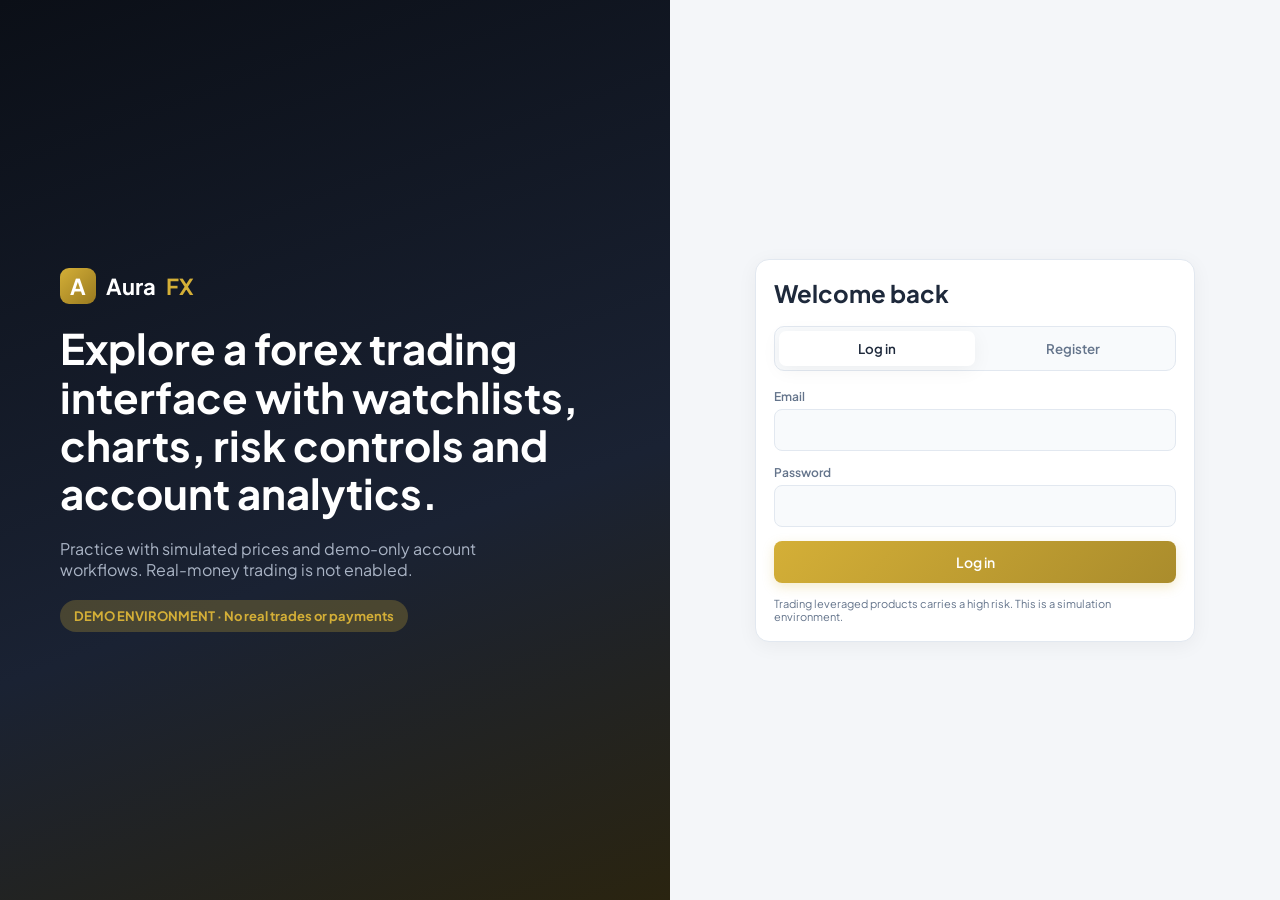
<file: index.html>
<!DOCTYPE html>
<html lang="en"><head><meta charset="UTF-8"><meta name="viewport" content="width=device-width,initial-scale=1">
<title>AuraFX — Forex Trading Platform</title>
<link rel="preconnect" href="https://fonts.googleapis.com">
<link href="https://fonts.googleapis.com/css2?family=Plus+Jakarta+Sans:wght@400;500;600;700&family=JetBrains+Mono:wght@400;600&display=swap" rel="stylesheet">
<link rel="stylesheet" href="style.css"></head>
<body><div id="root"></div>
<script src="database.js"></script><script src="market.js"></script><script src="payment.js"></script><script src="app.js"></script>
</body></html>
</file>
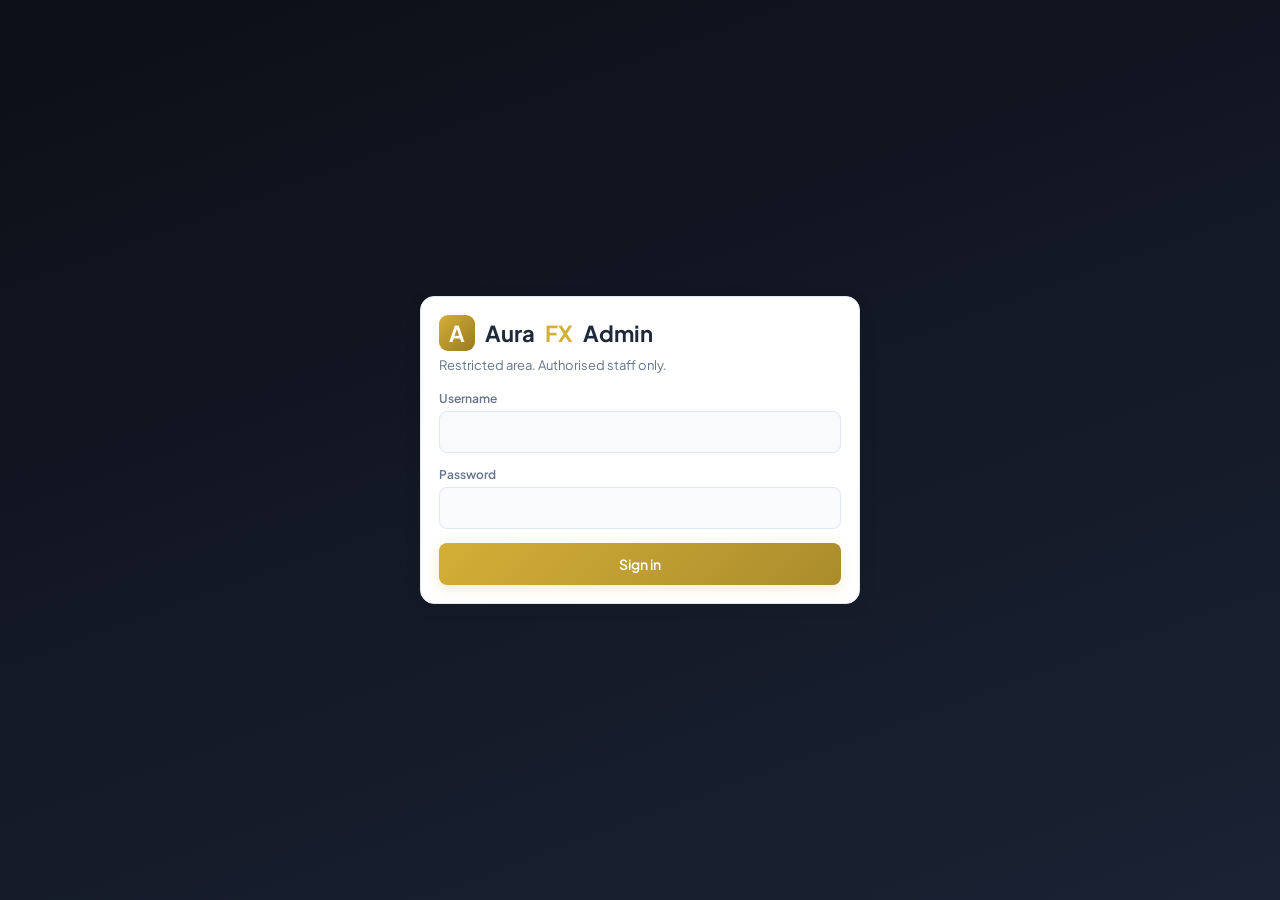
<file: admin.html>
<!DOCTYPE html>
<html lang="en"><head><meta charset="UTF-8"><meta name="viewport" content="width=device-width,initial-scale=1">
<title>AuraFX Admin</title>
<link href="https://fonts.googleapis.com/css2?family=Plus+Jakarta+Sans:wght@400;500;600;700&family=JetBrains+Mono:wght@400;600&display=swap" rel="stylesheet">
<link rel="stylesheet" href="style.css"></head>
<body><div id="root"></div>
<script src="database.js"></script><script src="admin.js"></script>
</body></html>
</file>
<file: style.css>
:root{--bg:#f4f6f9;--card:#fff;--side:#0f141c;--line:#e2e8f0;--gold:#d4af37;--gold2:#aa8c2c;--text:#1e293b;--muted:#64748b;--up:#10b981;--down:#ef4444;--input:#f8fafc;--glow:rgba(212,175,55,.25);--shadow:0 4px 20px rgba(0,0,0,.05);--sans:'Plus Jakarta Sans',system-ui,sans-serif;--mono:'JetBrains Mono',monospace}
[data-theme=dark]{--bg:#0b0f17;--card:#141a25;--side:#080b11;--line:#243044;--text:#e5e9f0;--muted:#8b97ab;--input:#0f141c;--shadow:0 4px 20px rgba(0,0,0,.4)}
*{box-sizing:border-box;margin:0;padding:0;font-family:var(--sans)}
body{background:var(--bg);color:var(--text);min-height:100vh;transition:background .2s}
button{cursor:pointer;font-weight:600}.mono{font-family:var(--mono)}.up{color:var(--up)}.down{color:var(--down)}.muted{color:var(--muted)}.gold{color:var(--gold)}
.auth{min-height:100vh;display:grid;grid-template-columns:1.1fr 1fr}
.hero{background:linear-gradient(160deg,#0b0f17,#1a2233 60%,#2a2410);color:#fff;padding:60px;display:flex;flex-direction:column;justify-content:center;gap:20px}
.hero h1{font-size:42px;line-height:1.15}.hero p{color:#aab4c5;max-width:440px}.hero .pill{display:inline-block;background:var(--glow);color:var(--gold);padding:8px 14px;border-radius:20px;font-weight:700;font-size:13px;width:fit-content}
.logo{display:flex;align-items:center;gap:10px;font-size:22px;font-weight:700}.logo i{width:36px;height:36px;border-radius:9px;background:linear-gradient(135deg,var(--gold),#997a20);display:grid;place-items:center;font-style:normal;color:#fff}
.logo b{color:var(--gold)}
.authbox{display:flex;align-items:center;justify-content:center;padding:30px}.authcard{width:440px;max-width:100%}
.tabs{display:flex;background:var(--input);border:1px solid var(--line);border-radius:10px;padding:4px;margin:18px 0}
.tabs button{flex:1;border:0;background:transparent;padding:9px;border-radius:7px;color:var(--muted)}.tabs button.on{background:var(--card);color:var(--text);box-shadow:var(--shadow)}
.f{margin-bottom:14px}.f label{display:block;font-size:12px;font-weight:600;color:var(--muted);margin-bottom:5px}
input,select,textarea{width:100%;padding:11px 13px;border:1px solid var(--line);border-radius:8px;background:var(--input);color:var(--text);font-size:14px;outline:0}
input:focus,select:focus{border-color:var(--gold);box-shadow:0 0 0 3px var(--glow)}input:disabled{opacity:.6;cursor:not-allowed}
.row{display:flex;gap:12px}.row>*{flex:1}
.btn{border:0;padding:12px 18px;border-radius:8px;background:linear-gradient(135deg,var(--gold),var(--gold2));color:#fff;font-size:14px;box-shadow:0 4px 12px var(--glow)}
.btn.full{width:100%}.btn.ghost{background:var(--input);color:var(--text);border:1px solid var(--line);box-shadow:none}.btn.red{background:var(--down)}.btn.green{background:var(--up)}.btn.sm{padding:6px 12px;font-size:12px}
.btn:disabled{opacity:.5;cursor:wait}
.note{font-size:12px;background:var(--glow);border-left:3px solid var(--gold);padding:10px 12px;border-radius:6px;margin:12px 0}
.shell{display:flex;height:100vh;overflow:hidden}
.side{width:230px;background:var(--side);color:#fff;display:flex;flex-direction:column;padding:16px 12px;flex-shrink:0}
.side .logo{padding:6px 8px 20px}.side nav{flex:1;display:flex;flex-direction:column;gap:4px}
.side nav a{padding:11px 14px;border-radius:8px;color:#94a3b8;font-size:14px;font-weight:500;cursor:pointer}.side nav a:hover,.side nav a.on{background:rgba(212,175,55,.13);color:var(--gold)}
.main{flex:1;overflow-y:auto;display:flex;flex-direction:column}
.top{height:66px;background:var(--card);border-bottom:1px solid var(--line);display:flex;align-items:center;justify-content:space-between;padding:0 24px;position:sticky;top:0;z-index:20}
.metrics{display:flex;gap:26px}.metrics div{font-size:11px;color:var(--muted)}.metrics b{display:block;font-size:14px;color:var(--text);font-family:var(--mono)}
.me{display:flex;align-items:center;gap:10px;font-size:13px;font-weight:600}
.av{width:34px;height:34px;border-radius:50%;object-fit:cover;background:linear-gradient(135deg,var(--gold),#997a20);color:#fff;display:inline-grid;place-items:center;font-size:12px;font-weight:700}.av.lg{width:84px;height:84px;font-size:26px}
.page{padding:24px;display:flex;flex-direction:column;gap:20px}
.card{background:var(--card);border:1px solid var(--line);border-radius:14px;box-shadow:var(--shadow);padding:18px}
.card h3{font-size:15px;margin-bottom:14px;padding-bottom:10px;border-bottom:1px solid var(--line);display:flex;justify-content:space-between;align-items:center}
.grid3{display:grid;grid-template-columns:250px 1fr 270px;gap:18px;align-items:start}.grid2{display:grid;grid-template-columns:1fr 1fr;gap:18px}.stats{display:grid;grid-template-columns:repeat(4,1fr);gap:14px}
.stat{background:var(--input);border:1px solid var(--line);border-radius:10px;padding:14px}.stat span{font-size:12px;color:var(--muted)}.stat h2{font-size:22px;margin-top:4px;font-family:var(--mono)}
.wl{max-height:520px;overflow-y:auto;display:flex;flex-direction:column;gap:6px}.wl h5{font-size:10px;letter-spacing:.08em;color:var(--muted);margin:8px 0 2px}
.wi{display:flex;justify-content:space-between;padding:9px 11px;border-radius:8px;background:var(--input);border:1px solid transparent;cursor:pointer;font-size:12px}
.wi:hover,.wi.on{border-color:var(--gold);background:var(--card)}.wi b{font-size:13px}.wi .r{text-align:right;font-family:var(--mono)}
.cv{width:100%;height:320px;display:block}.chead{display:flex;justify-content:space-between;align-items:center;margin-bottom:10px}.chead h2{font-size:20px}
.seg{display:flex;background:var(--input);border:1px solid var(--line);border-radius:6px;padding:3px}.seg button{border:0;background:transparent;color:var(--muted);padding:4px 10px;font-size:11px;border-radius:4px}.seg .on{background:var(--card);color:var(--text)}
.tradebtns{display:flex;gap:10px;margin-top:6px}.tb{flex:1;border:0;padding:12px;border-radius:8px;color:#fff;display:flex;flex-direction:column;gap:3px;align-items:center;font-size:12px}.tb b{font-size:15px;font-family:var(--mono)}.tb.s{background:linear-gradient(135deg,#ef4444,#b91c1c)}.tb.b{background:linear-gradient(135deg,#10b981,#047857)}
table{width:100%;border-collapse:collapse;font-size:13px}th{text-align:left;color:var(--muted);font-weight:600;padding:10px 12px;background:var(--input);border-bottom:1px solid var(--line)}td{padding:10px 12px;border-bottom:1px solid var(--line)}.tw{overflow-x:auto}
.badge{font-size:11px;font-weight:700;padding:3px 9px;border-radius:5px;display:inline-block}.badge.approved,.badge.active{background:rgba(16,185,129,.15);color:var(--up)}.badge.pending{background:rgba(245,158,11,.18);color:#f59e0b}.badge.declined,.badge.suspended{background:rgba(239,68,68,.15);color:var(--down)}.badge.none{background:var(--input);color:var(--muted)}
.upl{border:2px dashed var(--line);border-radius:10px;padding:14px;text-align:center;font-size:12px;color:var(--muted)}.upl img{max-width:100%;max-height:140px;border-radius:8px;margin-top:8px}
.pm{display:flex;gap:10px;flex-wrap:wrap}.pm label{flex:1;min-width:130px;border:1px solid var(--line);border-radius:10px;padding:12px;cursor:pointer;font-size:13px;font-weight:600;background:var(--input)}.pm input{width:auto;margin-right:6px}
.bell{position:relative;background:var(--input);border:1px solid var(--line);border-radius:8px;padding:6px 10px;color:var(--text)}.bell i{position:absolute;top:-5px;right:-5px;background:var(--down);color:#fff;font-style:normal;font-size:10px;border-radius:10px;padding:1px 5px}
.modal{position:fixed;inset:0;background:rgba(5,8,14,.75);display:grid;place-items:center;z-index:999;padding:20px}.modal .card{width:640px;max-width:100%;max-height:90vh;overflow:auto}
#toasts{position:fixed;bottom:20px;right:20px;display:flex;flex-direction:column;gap:8px;z-index:9999}.toast{background:#0f141c;color:#fff;padding:12px 18px;border-radius:8px;font-size:13px;border-left:4px solid var(--gold);box-shadow:0 10px 25px rgba(0,0,0,.35);max-width:340px}.toast.err{border-color:var(--down)}.toast.ok{border-color:var(--up)}
.imgs{display:grid;grid-template-columns:1fr 1fr;gap:12px}.imgs img{width:100%;border-radius:8px;border:1px solid var(--line)}
@media(max-width:1100px){.grid3{grid-template-columns:1fr}.stats{grid-template-columns:1fr 1fr}.auth{grid-template-columns:1fr}.hero{display:none}.grid2{grid-template-columns:1fr}.side{width:70px}.side nav a{font-size:0;padding:14px}.side .logo span{display:none}.metrics{gap:12px}}

/* Mobile/tablet layout improvements */
@media(max-width:700px){
  .shell{height:auto;min-height:100vh;overflow:visible;display:block}
  .side{width:100%;padding:8px 10px;position:sticky;top:0;z-index:50;display:flex;flex-direction:row;align-items:center;gap:10px}
  .side .logo{padding:0;white-space:nowrap}.side .logo i{width:30px;height:30px}
  .side nav{display:flex;flex-direction:row;overflow-x:auto;gap:4px;flex:1}
  .side nav a{font-size:12px;white-space:nowrap;padding:9px 10px}
  .side .logo span{display:inline}.side #lo{white-space:nowrap}
  .main{overflow:visible}.top{height:auto;min-height:58px;padding:10px 12px;gap:10px;flex-wrap:wrap}
  .metrics{display:grid;grid-template-columns:repeat(2,minmax(0,1fr));gap:8px 14px;width:100%}
  .page{padding:12px;gap:12px}.card{padding:13px;border-radius:11px}
  .grid3,.grid2{grid-template-columns:minmax(0,1fr);gap:12px}.stats{grid-template-columns:repeat(2,minmax(0,1fr));gap:8px}
  .stat h2{font-size:18px}.cv{height:240px}.row{flex-wrap:wrap}.row>*{min-width:0;flex-basis:100%}
  .tw{max-width:100%}table{min-width:620px}.authbox{padding:16px}.authcard{width:100%}
}
@media(prefers-reduced-motion:reduce){*{scroll-behavior:auto!important;transition:none!important;animation:none!important}}

/* AuraFX expanded workspace controls and accessible mobile presentation */
.top-enhanced{height:auto;min-height:66px;gap:14px;flex-wrap:wrap;padding-top:12px;padding-bottom:12px}
.top-tools{display:flex;align-items:center;gap:8px;flex:1;min-width:260px;flex-wrap:wrap}
.searchbox{display:flex;align-items:center;gap:8px;flex:1;min-width:190px;border:1px solid var(--line);border-radius:9px;background:var(--input);padding:0 10px;color:var(--muted)}
.searchbox input{border:0;background:transparent;min-width:0;padding:9px 0;box-shadow:none!important}
.top-tools select{width:auto;max-width:160px;padding:9px;font-size:12px}
.activity-tabs{display:flex;gap:6px;overflow-x:auto;margin:0 0 12px;padding-bottom:4px}
.activity-tab{white-space:nowrap;border:1px solid var(--line);background:var(--input);color:var(--muted);border-radius:8px;padding:8px 11px;font-size:12px}
.activity-tab.on{background:var(--glow);border-color:var(--gold);color:var(--text)}
.helper{font-size:12px;line-height:1.6;margin:8px 0 12px}
.market-grid{display:grid;grid-template-columns:repeat(2,minmax(0,1fr));gap:14px}
.market-group{border:1px solid var(--line);border-radius:10px;padding:12px;min-width:0}
.market-group h4{margin-bottom:8px}
.market-row{width:100%;display:grid;grid-template-columns:1fr auto;gap:4px 10px;text-align:left;border:0;border-bottom:1px solid var(--line);padding:10px 4px;background:transparent;color:var(--text)}
.market-row:last-child{border-bottom:0}.market-row .muted{grid-column:1/-1;font-size:11px}
.feature-list{padding-left:20px;line-height:1.9;margin-top:10px}
.settings-checks{display:grid;grid-template-columns:repeat(2,minmax(0,1fr));gap:10px;margin:12px 0 16px}
.settings-checks label{display:flex;align-items:center;gap:8px;font-size:12px;padding:10px;border:1px solid var(--line);border-radius:8px;background:var(--input)}
.settings-checks input{width:auto;flex:0 0 auto}
.alert-form{display:grid;grid-template-columns:1fr 1fr 1fr auto;gap:8px;align-items:end;margin-bottom:12px}
.alert-form label{font-size:12px;color:var(--muted)}.alert-item{padding:9px 0;border-bottom:1px solid var(--line);display:flex;justify-content:space-between;align-items:center;gap:10px}
@media(max-width:700px){.top-tools{min-width:100%;order:0}.top-tools .searchbox{min-width:100%;flex-basis:100%}.top-tools select{flex:1;max-width:none}.top-enhanced .metrics{order:2}.top-enhanced .me{margin-left:auto}.market-grid{grid-template-columns:1fr}.settings-checks{grid-template-columns:1fr}.alert-form{grid-template-columns:1fr}.activity-tabs{margin-left:-2px;margin-right:-2px}.top-tools .badge{white-space:nowrap}}
</file>
